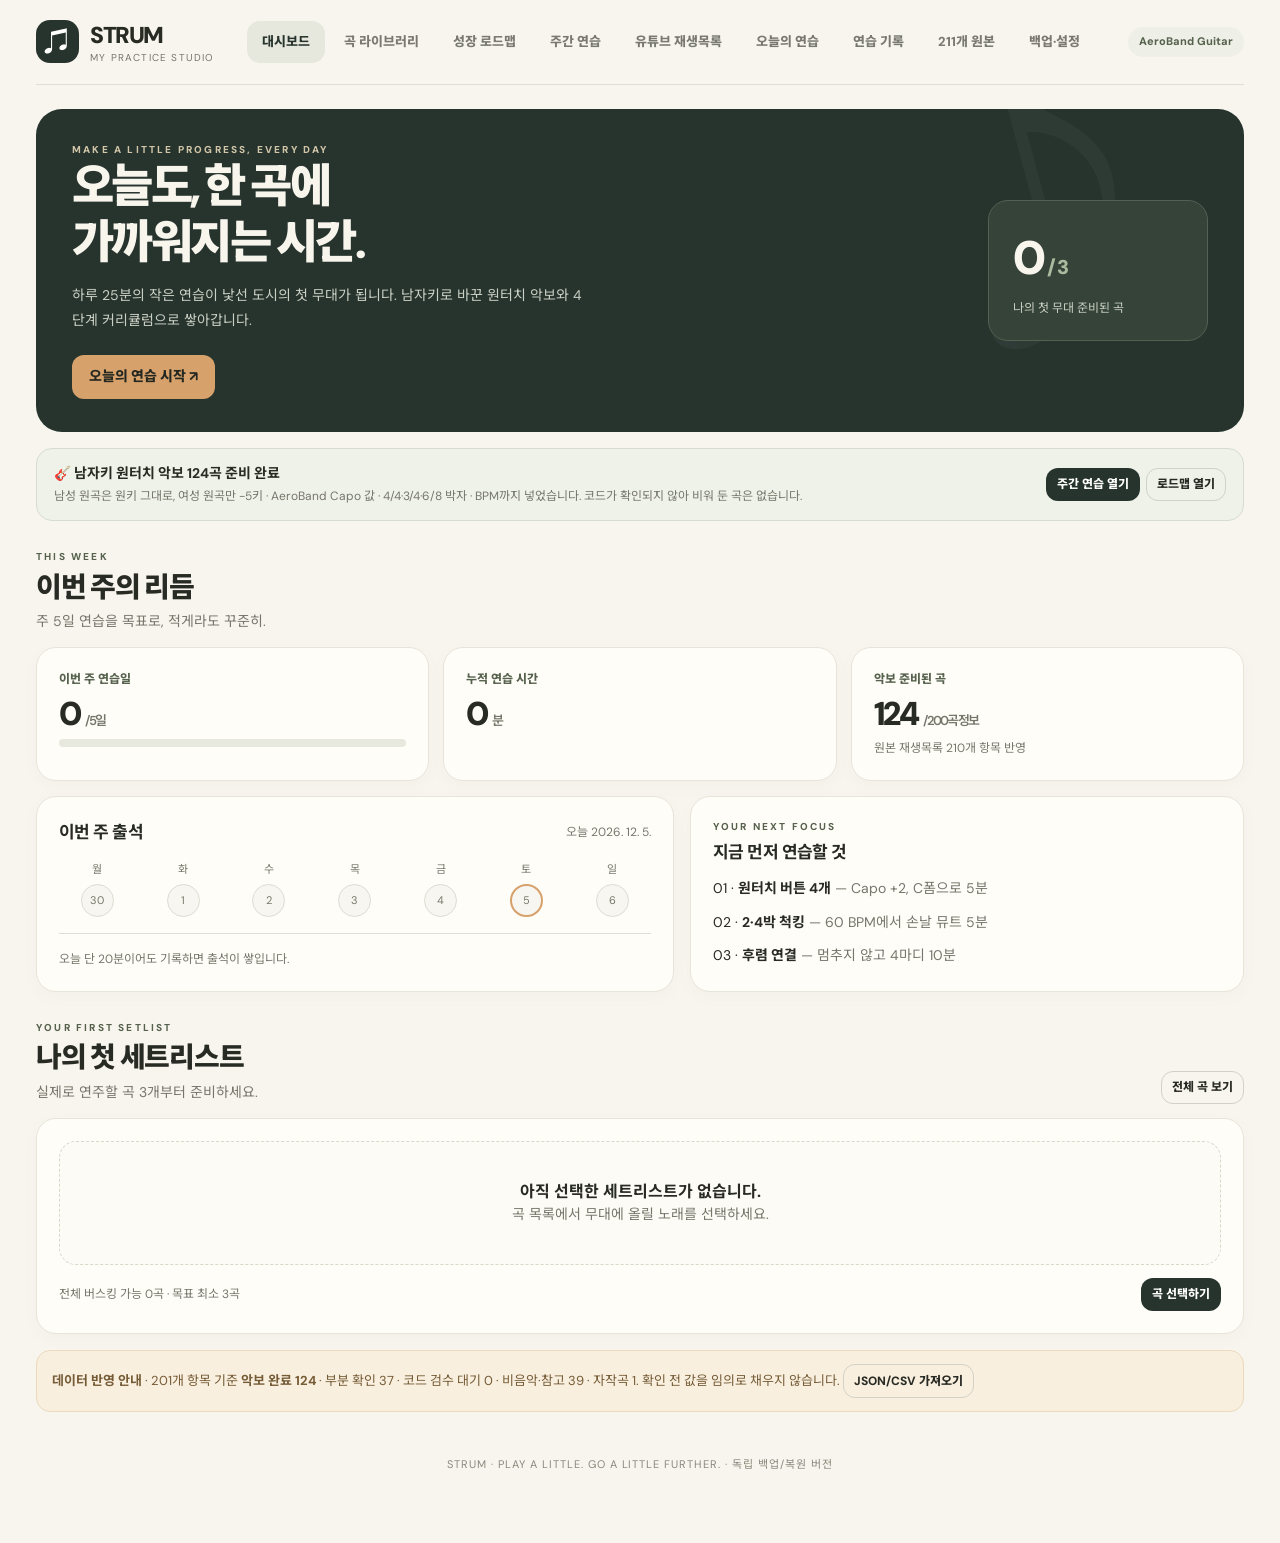
<file: index.html>
<!doctype html>
<html lang="ko">
<head>
  <meta charset="UTF-8" />
  <meta name="viewport" content="width=device-width,initial-scale=1,viewport-fit=cover" />
  <meta name="theme-color" content="#f8f5ee" />
  <meta name="description" content="STRUM — AeroBand 기타 입문부터 첫 해외 버스킹까지, 곡과 연습을 한곳에서 관리하세요." />
  <title>STRUM · 나의 버스킹 여정</title>
  <link rel="manifest" href="manifest.webmanifest" />
  <link rel="icon" type="image/svg+xml" href="icon.svg" />
  <link rel="icon" type="image/png" sizes="192x192" href="icon-192.png" />
  <link rel="apple-touch-icon" sizes="180x180" href="icon-180.png" />
  <meta name="mobile-web-app-capable" content="yes" />
  <meta name="apple-mobile-web-app-capable" content="yes" />
  <meta name="apple-mobile-web-app-status-bar-style" content="default" />
  <meta name="apple-mobile-web-app-title" content="STRUM" />
  <link rel="stylesheet" href="src/styles.css?v=32" />
</head>
<body>
 <div id="app"></div>
 <script defer src="src/seed.js?v=32"></script>
 <script defer src="src/app.js?v=32"></script>
</body>
</html>
</file>
<file: src/styles.css>
@import url('https://fonts.googleapis.com/css2?family=DM+Sans:wght@400;500;600;700;800&family=Noto+Sans+KR:wght@400;500;600;700;800;900&display=swap');
:root{--bg:#f8f5ee;--paper:#fffdf8;--ink:#282a24;--muted:#77766b;--olive:#56624d;--dark:#27342e;--line:#e2ded4;--accent:#d7a16b;--accent-soft:#f2e2ca;--danger:#aa5647;--ok:#417356;--shadow:0 16px 50px rgba(46,50,39,.07)}
*{box-sizing:border-box}html{scroll-behavior:smooth}body{margin:0;background:var(--bg);color:var(--ink);font-family:'DM Sans','Noto Sans KR',sans-serif;line-height:1.55;font-size:14px}button,input,select,textarea{font:inherit}button{cursor:pointer}button:disabled{opacity:.45;cursor:not-allowed}button:focus-visible,a:focus-visible,input:focus-visible,textarea:focus-visible,select:focus-visible{outline:3px solid #a38d4c;outline-offset:3px}a{color:inherit}h1,h2,h3,p{margin:0}h1{line-height:1.22;letter-spacing:-.055em;font-size:clamp(28px,4vw,46px);font-weight:900}h2{line-height:1.3;font-size:clamp(20px,2.4vw,28px);letter-spacing:-.045em;font-weight:850}h3{font-size:17px;letter-spacing:-.03em}small,.tiny{font-size:12px;color:var(--muted)}.muted{color:var(--muted)}.eyebrow{font-size:10px;letter-spacing:.22em;text-transform:uppercase;font-weight:800;color:var(--olive)}.shell{max-width:1260px;margin:auto;padding:0 26px 70px}.topbar{display:flex;align-items:center;gap:22px;border-bottom:1px solid var(--line);min-height:85px}.brand{display:flex;align-items:center;gap:11px;flex-shrink:0;text-decoration:none}.brand-icon{background:var(--dark);color:#fff;width:43px;height:43px;display:grid;place-items:center;border-radius:14px;font-size:27px}.brand-name{font-size:23px;letter-spacing:-.06em;font-weight:900}.brand-sub{color:var(--muted);display:block;font-size:10px;margin-top:-4px;letter-spacing:.12em}.nav{display:flex;gap:4px;flex:1;justify-content:center}.nav button{background:transparent;border:0;color:#79796f;padding:11px 15px;border-radius:13px;font-size:13px;font-weight:800}.nav button.active{background:#e7e8dd;color:var(--dark)}.top-right{display:flex;align-items:center;gap:10px}.pill{display:inline-flex;gap:5px;align-items:center;padding:6px 11px;border-radius:100px;background:#eef0e7;color:var(--olive);font-size:11px;font-weight:800}.btn{border:1px solid transparent;padding:10px 16px;border-radius:12px;background:#eeeae0;font-weight:800;color:var(--ink);display:inline-flex;gap:8px;align-items:center;justify-content:center;text-decoration:none;min-height:40px}.btn.primary{color:#fff;background:var(--dark)}.btn.accent{background:var(--accent);color:#242820}.btn.outline{background:transparent;border-color:#d1d1c7}.btn.ghost{background:transparent}.btn.danger{color:var(--danger);background:#faebe8}.btn.small{padding:6px 10px;font-size:12px;min-height:32px}.btn:active{transform:translateY(1px)}.hero{margin-top:24px;border-radius:26px;padding:33px 36px;background:var(--dark);color:#f8f5ed;position:relative;overflow:hidden;min-height:240px;display:flex;align-items:center;justify-content:space-between;gap:24px}.hero:after{content:'♪';position:absolute;font-size:310px;color:#fff;opacity:.035;right:50px;top:-140px;transform:rotate(-15deg);pointer-events:none}.hero .eyebrow{color:#d2c6a8}.hero p{color:#cbd0c4;line-height:1.8;max-width:520px;margin-top:13px}.hero .btn{margin-top:22px}.hero-badge{z-index:1;background:#354339;border:1px solid #536152;padding:21px 24px;border-radius:20px;min-width:220px}.hero-num{font-size:47px;font-weight:900;letter-spacing:-.04em}.hero-num span{font-size:20px;color:#a9bb9e}.hero-badge p{margin:3px 0 0;font-size:12px}.section-heading{display:flex;justify-content:space-between;align-items:end;gap:12px;margin:28px 0 14px}.section-heading p{color:var(--muted);margin-top:5px}.section-heading>.btn{white-space:nowrap}.section-heading .eyebrow{margin-bottom:5px}.dashboard-grid{display:grid;grid-template-columns:1.15fr 1fr;gap:16px}.card{border:1px solid #e8e4d9;background:var(--paper);border-radius:20px;padding:22px;box-shadow:0 5px 20px rgba(45,50,38,.025)}.cards3{display:grid;grid-template-columns:repeat(3,1fr);gap:14px}.metric{font-size:33px;font-weight:900;letter-spacing:-.06em}.metric span{font-size:13px;color:var(--muted);font-weight:600}.metric-label{font-size:12px;font-weight:800;color:var(--olive)}.progress{height:8px;border-radius:20px;background:#e7e9df;overflow:hidden}.progress i{height:100%;background:#77866a;display:block;transition:width .2s}.weekdays{display:grid;grid-template-columns:repeat(7,1fr);gap:9px;margin-top:16px}.day{display:grid;place-items:center;gap:6px;color:var(--muted);font-size:11px}.day-dot{border:1px solid #dddcd1;background:#f8f6f0;width:33px;height:33px;border-radius:50%;display:grid;place-items:center;font-size:11px}.day.done .day-dot{background:var(--olive);color:#fff;border-color:var(--olive)}.day.today .day-dot{border:2px solid var(--accent)}.hint{background:#f6f2e7;border-left:3px solid #d9b788;padding:13px 15px;border-radius:3px 12px 12px 3px;color:#646253;font-size:12px;line-height:1.75}.alert{background:#f9efdf;border:1px solid #ebdabb;color:#755c36;padding:13px 15px;border-radius:14px;font-size:13px;line-height:1.7;overflow-wrap:anywhere}.alert.strip{margin:12px 0 0;font-size:12px}.two-col{display:grid;grid-template-columns:1fr 1fr;gap:14px}.stack{display:flex;flex-direction:column;gap:12px}.row{display:flex;align-items:center;gap:10px}.between{justify-content:space-between}.grow{flex:1}.right{text-align:right}.field{display:flex;flex-direction:column;gap:6px;min-width:0}.field label{font-size:12px;font-weight:800;color:#696a5e}.input,.field input,.field select,.field textarea,select.input{width:100%;min-height:42px;border:1px solid #ddd9cd;border-radius:12px;padding:10px 11px;background:#fffefa;color:var(--ink);outline:none}.field textarea{min-height:81px;resize:vertical}.field input:focus,.field textarea:focus,.input:focus{border-color:#8c9f7c}.field-grid{display:grid;grid-template-columns:repeat(2,minmax(0,1fr));gap:12px}.toolbar{display:flex;align-items:center;gap:9px;flex-wrap:wrap}.search{min-width:180px;flex:1}.search-wrap{position:relative;flex:1;min-width:180px}.search-wrap .input{padding-left:35px}.search-mark{position:absolute;left:13px;top:11px;color:#9d9e92}.select{border:1px solid #ddd9cd;background:#fffefa;border-radius:12px;min-height:42px;padding:0 11px;max-width:210px;min-width:112px}.song-list{display:grid;gap:8px}.song-row{display:grid;grid-template-columns:30px minmax(0,1fr) auto auto;gap:12px;align-items:center;border:1px solid #e7e4da;border-radius:14px;background:#fff;padding:14px 15px}.song-num{color:#9c9c8d;font-weight:800;font-size:12px;text-align:center}.song-name{font-size:14px;font-weight:850;letter-spacing:-.02em;white-space:normal;overflow-wrap:anywhere}.song-artist{color:var(--muted);font-size:12px;margin-top:2px}.song-actions{display:flex;gap:6px}.status{display:inline-flex;border-radius:30px;padding:5px 8px;font-size:11px;font-weight:750;white-space:nowrap;background:#eeeee9;color:#62675d}.status[data-level="연습 중"]{background:#f8edda;color:#946e2e}.status[data-level="거의 가능"]{background:#e4edf2;color:#39718d}.status[data-level="버스킹 가능"]{background:#dfefe3;color:#39764f}.status[data-level="미확인"]{background:#f2f0e8;color:#898678}.status[data-level="제외"]{background:#f2e5e0;color:#9b5347}.song-row button{white-space:nowrap}.divider{height:1px;background:var(--line);margin:16px 0}.tag{display:inline-flex;padding:3px 8px;border:1px solid #e2e1d6;border-radius:7px;color:#727568;font-size:11px;gap:4px}.taglist{display:flex;flex-wrap:wrap;gap:5px;margin-top:6px}.empty{text-align:center;padding:38px 20px;color:var(--muted);background:#fdfbf5;border:1px dashed #dbd7c9;border-radius:17px}.empty strong{display:block;color:var(--ink);font-size:16px}.routine-steps{display:grid;gap:9px;margin:16px 0}.task{display:flex;align-items:center;gap:13px;background:#fcfaf3;border:1px solid #e7e4d8;border-radius:13px;padding:12px}.task input{appearance:none;flex-shrink:0;width:23px;height:23px;border:2px solid #adb5a3;border-radius:7px;cursor:pointer}.task input:checked{background:var(--olive);border-color:var(--olive)}.task input:checked:after{content:'✓';font-weight:900;color:#fff;display:block;text-align:center;line-height:18px}.task .minute{color:#8b8b7a;font-size:11px;white-space:nowrap}.timer{font-size:50px;letter-spacing:-.06em;font-weight:800;font-variant-numeric:tabular-nums;text-align:center;margin:8px 0 17px}.meter{text-align:center}.small-desc{font-size:12px;color:var(--muted)}.segmented{display:flex;gap:4px;padding:4px;background:#ecebe1;border-radius:12px}.segmented button{background:transparent;border:0;padding:8px 12px;border-radius:9px;color:#6d7066;font-weight:750;font-size:12px}.segmented button.selected{background:#fff;color:var(--ink);box-shadow:0 2px 5px rgba(0,0,0,.06)}.table-scroll{overflow-x:auto}.source-table{width:100%;border-collapse:collapse;font-size:12px;min-width:620px}.source-table th{padding:11px 12px;text-align:left;color:#777a6d;border-bottom:1px solid #e8e5dc;white-space:nowrap}.source-table td{padding:10px 12px;border-bottom:1px solid #eeeae1}.source-table td.title-cell{font-weight:750}.source-table .btn{white-space:nowrap}.source-table input,.source-table select{font-size:12px;padding:7px;min-height:32px}.source-table th:first-child,.source-table td:first-child{width:50px}.notice{color:#966448;font-weight:650}.modal-layer{position:fixed;inset:0;z-index:100;background:rgba(26,32,26,.57);display:flex;justify-content:center;align-items:center;padding:18px}.modal{max-width:720px;width:100%;max-height:91vh;overflow:auto;background:var(--paper);border-radius:23px;padding:24px;box-shadow:var(--shadow)}.modal.wide{max-width:840px}.modal-head{display:flex;justify-content:space-between;gap:10px;align-items:start;margin-bottom:19px}.icon-btn{border:0;background:#edece3;border-radius:11px;width:34px;height:34px;display:grid;place-items:center;flex-shrink:0;font-weight:800}.player{aspect-ratio:16/9;border-radius:14px;overflow:hidden;background:#101310}.player iframe{width:100%;height:100%;border:0}.audio-player{width:100%;margin:14px 0}.footer{text-align:center;color:#8b897d;margin-top:44px;font-size:11px;letter-spacing:.09em}.pre{white-space:pre-wrap;overflow-wrap:anywhere;font-family:inherit}.backup-list{display:flex;gap:10px;flex-wrap:wrap}.codeboard{display:grid;grid-template-columns:repeat(4,1fr);gap:7px}.codechip{background:#f4f1e9;border:1px solid #e5e0d3;text-align:center;border-radius:11px;padding:12px 5px}.codechip b{display:block;color:var(--dark);font-size:19px}.codechip span{font-size:10px;color:var(--muted)}.src-ref{color:#818475;font-size:11px}.setrow{display:flex;justify-content:space-between;align-items:center;gap:12px;border-bottom:1px solid var(--line);padding:12px 0}.setrow:last-child{border:0}.toast{position:fixed;bottom:26px;right:22px;background:var(--dark);color:white;padding:13px 17px;border-radius:12px;z-index:200;box-shadow:var(--shadow);max-width:min(360px,90vw);pointer-events:none}.footer-link{color:var(--olive);font-weight:800}.hide{display:none!important}
/* ── 오늘의 연습: 한눈에 보는 3가지 + 단계별 버튼 (2026-11-26) ───────────── */
.today-hero{background:linear-gradient(180deg,#fffdf6,#f8f5eb);border-color:#e3ddca;padding:20px}
.today-bar{display:flex;align-items:center;justify-content:space-between;gap:12px;flex-wrap:wrap}
.day-strip{display:flex;gap:6px;flex-wrap:wrap}
.day-chip{border:1px solid #ddd9cd;background:#fffefa;border-radius:11px;padding:7px 11px;font-size:12px;font-weight:850;color:#6d7066;min-height:34px}
.day-chip.done{border-color:#a9bb9e;color:#5c7a55;background:#f2f6ee}
.day-chip.on{background:var(--dark);border-color:var(--dark);color:#fff}
.today-count{font-size:12px;color:#6f7266;font-weight:750}
.today-count b{font-size:16px;color:var(--dark)}
.today-head{margin-top:14px}
.today-head h2{font-size:clamp(23px,3.2vw,32px);letter-spacing:-.05em}
.today-why{color:#5d6156;font-size:13px;line-height:1.7;margin-top:6px;max-width:760px}
.three-head{display:flex;align-items:baseline;justify-content:space-between;gap:10px;flex-wrap:wrap;margin:20px 0 0;padding-top:16px;border-top:1px solid #e6e0cd}
.three-head h3{font-size:18px;letter-spacing:-.04em}
.today-three{display:grid;grid-template-columns:repeat(3,minmax(0,1fr));gap:12px;margin-top:12px}
.today-step{background:#fff;border:1px solid #e6e1d2;border-radius:16px;padding:15px;display:flex;flex-direction:column;gap:8px;min-width:0;box-shadow:0 4px 14px rgba(45,50,38,.03)}
.step-top{display:flex;align-items:center;justify-content:space-between;gap:8px}
.step-no{width:30px;height:30px;border-radius:50%;background:var(--dark);color:#fff;display:grid;place-items:center;font-weight:900;font-size:15px;flex-shrink:0}
.step-share{font-size:11px;font-weight:850;color:var(--olive);background:#eef0e7;border-radius:999px;padding:4px 9px;white-space:nowrap}
.step-eyebrow{font-size:11px;font-weight:850;color:var(--olive);letter-spacing:.02em}
.today-step h3{font-size:19px;letter-spacing:-.045em;overflow-wrap:anywhere;line-height:1.3}
.step-one{font-size:12px;color:#666a5d;line-height:1.65}
.meta-chips{display:flex;flex-wrap:wrap;gap:5px}
.meta-chip{font-size:11px;font-weight:800;background:#f4f1e7;border:1px solid #e7e2d3;border-radius:8px;padding:3px 7px;color:#5f6156;white-space:nowrap}
.step-focus{font-size:12px;font-weight:800;color:#3d4a3f;background:#f6f2e7;border-left:3px solid #d9b788;padding:7px 9px;border-radius:3px 8px 8px 3px}
.step-btns{display:flex;flex-wrap:wrap;gap:6px;margin-top:auto;padding-top:8px}
.chord-row{display:flex;gap:7px;flex-wrap:wrap}
.chord-mini{text-align:center;background:#fbf9f2;border:1px solid #e8e3d5;border-radius:12px;padding:7px 6px;min-width:70px}
.chord-mini b{display:block;font-size:15px;letter-spacing:-.03em;margin-bottom:3px}
.chord-mini .tiny{font-size:10px;letter-spacing:.02em}
.chord-mini .fret-diagram{margin:0 auto}
.task-check{display:flex;align-items:center;flex-shrink:0}
.task-body{flex:1;min-width:130px}
.task-body b{font-size:14px;letter-spacing:-.02em}
.task-act{flex-shrink:0;margin-left:auto;white-space:nowrap}
.hint-fold{margin-top:12px;border-top:1px dashed #e4dfd0;padding-top:10px}
.hint-fold summary{cursor:pointer;font-size:12px;font-weight:800;color:#6f7266}
.hint-fold p{margin-top:7px}
.chord-mini.is-simple{border-color:#c9b98a;background:#fdf8ea}
.chord-tag{display:inline-block;margin-left:4px;font-size:9px;font-weight:900;color:#8a6d2f;background:#f3e6c4;border-radius:5px;padding:1px 4px;vertical-align:middle}
.step-barre{font-size:11px;font-weight:750;color:#7a6338;background:#f9efdf;border:1px solid #ebdabb;border-radius:9px;padding:7px 9px;line-height:1.6}
@media (max-width:1040px){.topbar{flex-wrap:wrap;padding-top:14px;padding-bottom:12px;gap:10px}.nav{order:3;width:100%;flex:0 0 100%;overflow-x:auto;justify-content:flex-start}.nav button{white-space:nowrap}.nav button[data-nav="practice"]{order:-1;background:#eef0e7;color:var(--dark)}.nav button[data-nav="practice"].active{background:var(--dark);color:#fff}.top-right{margin-left:auto}.dashboard-grid{grid-template-columns:1fr}.hero-badge{min-width:160px}.today-three{grid-template-columns:1fr 1fr}}
@media (max-width:720px){.shell{padding:0 13px 45px}.topbar{min-height:80px}.nav{gap:0}.nav button{padding:9px 12px;font-size:12px}.hero{padding:24px 20px;display:block;min-height:auto;border-radius:21px}.hero h1{font-size:32px}.hero-badge{margin-top:19px;min-width:0;display:flex;align-items:center;gap:12px;padding:12px 16px}.hero-num{font-size:29px}.hero-badge p{margin:0}.cards3{gap:8px}.cards3 .card{padding:14px 12px}.metric{font-size:25px}.card{padding:17px;border-radius:16px}.two-col,.field-grid{grid-template-columns:1fr}.song-row{grid-template-columns:23px minmax(0,1fr) auto;gap:8px;padding:10px}.song-row .status{display:none}.song-actions .btn{padding:7px 9px;font-size:11px;min-height:34px}.song-actions{flex-direction:column}.song-actions .small{min-width:52px}.section-heading{margin-top:25px}.modal{padding:19px 14px}.toolbar .select{max-width:none;flex:1}.tag{font-size:10px}.timer{font-size:41px}.codeboard{grid-template-columns:repeat(2,1fr)}.today-hero{padding:15px}.today-three{grid-template-columns:1fr}.task{display:grid;grid-template-columns:24px minmax(0,1fr) auto;align-items:center;gap:6px 10px}.task-body{min-width:0}.task-act{grid-column:2/4;justify-self:start;margin-left:0}.chord-mini{min-width:64px;flex:1 1 30%}.three-head h3{font-size:16px}}
@media (prefers-reduced-motion:reduce){*{scroll-behavior:auto!important;transition:none!important}}

/* Pickl handoff v2: YouTube playlist viewer */
.playlist-callout{margin:16px 0 0;padding:14px 17px;border:1px solid #d6ddcf;border-radius:16px;background:#eff2e9;display:flex;align-items:center;justify-content:space-between;flex-wrap:wrap;gap:12px}.playlist-callout p{margin-top:3px}.playlist-player{max-width:100%;margin:auto}.playlist-player iframe{min-height:220px}
@media(max-width:720px){.playlist-callout{align-items:flex-start}.playlist-callout .btn{width:100%}}

/* ── Pickl handoff v3: 원터치 컬러 악보 · SimplifyChord · 로드맵 ── */
.stage-chip{display:inline-flex;padding:2px 7px;border-radius:6px;font-size:9px;font-weight:900;letter-spacing:.08em;color:#fff;background:#6b7a63;vertical-align:middle}
.stage-chip.s1{background:#417356}.stage-chip.s2{background:#39718d}.stage-chip.s3{background:#946e2e}.stage-chip.s4{background:#9b5347}
.tag.chart-tag{background:#eef2ea;border-color:#d3ddca;color:#4c5a45;font-weight:700}
.ot-grid{display:grid;grid-template-columns:repeat(7,1fr);gap:6px}
.ot-btn{min-height:42px;border-radius:9px;background:var(--c);color:#fff;font-weight:900;display:grid;place-items:center;font-size:13px;letter-spacing:-.02em;padding:0 2px;text-shadow:0 1px 1px rgba(0,0,0,.28)}
.ts-pick{justify-content:center}
.beat-dots{display:flex;gap:7px;justify-content:center;margin-top:12px;min-height:14px}
.beat-dots i{width:12px;height:12px;border-radius:50%;background:#e2e0d4;transition:transform .06s}
.beat-dots i.accent{border:2px solid #a9976a}
.beat-dots i.now{background:#54634a;transform:scale(1.25)}
.focus-strip{display:flex;align-items:center;justify-content:space-between;gap:10px;margin-top:12px;padding:10px 12px;border-radius:12px;background:#eff2e9;border:1px solid #d9e0d1}

/* 곡 상세 모달 */
.chart-modal{max-width:1000px}
.chart-head{display:flex;justify-content:space-between;align-items:flex-end;gap:12px;flex-wrap:wrap;border:1px solid #e4e0d4;background:#fbf8f0;border-radius:16px;padding:12px 14px}
.keyflow{display:grid;grid-template-columns:repeat(5,minmax(64px,1fr));gap:8px;flex:1;min-width:0}
.keyflow>div{display:flex;flex-direction:column;line-height:1.25;min-width:0;padding-right:8px;border-right:1px solid #ece7d9}
.keyflow>div:last-child{border-right:0}
.keyflow span{font-size:9px;color:#8b8b7a;font-weight:800;letter-spacing:.02em;white-space:nowrap;overflow:hidden;text-overflow:ellipsis}
.keyflow b{font-size:18px;letter-spacing:-.03em}
.keyflow b.hl{color:#8a4f2b}
.capo-callout{display:flex;align-items:center;justify-content:space-between;gap:10px;flex-wrap:wrap;margin:12px 0 10px;padding:11px 14px;border-radius:13px;background:#27342e;color:#f2f0e6;font-size:13px}
.capo-callout .hl{color:#f0c58d;font-size:16px}
.capo-callout span{font-size:11px;color:#c9d0c2}
.legend{display:flex;gap:5px;flex-wrap:wrap;margin-bottom:12px}
.lg{display:inline-flex;align-items:center;gap:5px;font-size:10px;font-weight:800;color:#8b8b7a;border:1px solid #e6e3d8;border-radius:20px;padding:3px 8px;opacity:.5}
.lg.on{opacity:1;color:#3b3d35;border-color:#d8d5c7}
.lg i{width:9px;height:9px;border-radius:50%;background:var(--c);display:inline-block}
.chart-sec{margin-bottom:12px}
.sec-head{margin:6px 0 6px}
.sec-head h4{margin:0;font-size:13px;letter-spacing:-.02em}
.bar-row{display:flex;gap:7px;flex-wrap:wrap}
.bar{position:relative;min-width:74px;border:1px solid #e3e0d4;border-radius:11px;background:#fffdf7;padding:6px 6px 4px;display:flex;flex-direction:column;gap:4px}
.bar-beats{display:flex;gap:3px;justify-content:center}
.bar-beats i{width:5px;height:5px;border-radius:50%;background:#e6e2d6}
.bar-beats i.on{background:#b9b39d}
.bar-cells{display:flex;gap:3px}
.bar-num{text-align:center;font-size:9px;color:#b3b0a2;font-weight:700}
.cc{flex:1;min-width:52px;border-radius:8px;background:var(--c);color:#fff;text-align:center;padding:5px 3px;display:flex;flex-direction:column;gap:0;line-height:1.15}
.cc-btn{font-size:15px;font-weight:900;letter-spacing:-.03em}
.cc-sound{font-size:9px;opacity:.85;font-weight:700}
.cc-orig{font-size:8px;opacity:.7}
.cc.is-slot{background:#7e7d6f;border:1px dashed #fff6}
.cc-shape{font-size:8px;opacity:.9;font-weight:700;line-height:1.1}
.cc-fret{font-size:8px;opacity:.8;letter-spacing:.04em;font-variant-numeric:tabular-nums}
/* 코드 운지표(다이어그램) */
.chord-dex{margin:0 0 14px;border:1px solid #e4e0d2;border-radius:14px;background:#fbf9f2;padding:12px 13px}
.chord-dex.empty{background:#f4f7ef;border-color:#dbe3d2;display:flex;flex-direction:column;gap:3px;font-size:12px;color:#5d6a54}
.chord-dex.empty b{font-size:13px;color:#3d4a36}
.dex-head{display:flex;flex-direction:column;gap:2px;margin-bottom:10px}
.dex-head b{font-size:13px;letter-spacing:-.02em}
.dex-head span{font-size:10px;color:#8b8b7a;line-height:1.4}
.dex-grid{display:grid;grid-template-columns:repeat(auto-fill,minmax(150px,190px));gap:10px;justify-content:start}
.dex-grid.wide{grid-template-columns:repeat(auto-fill,minmax(160px,210px))}
.dex-card{display:flex;flex-direction:column;align-items:center;gap:4px;border:1px solid #e6e2d4;border-radius:12px;background:#fff;padding:10px 8px;text-align:center}
.dex-top{display:flex;flex-direction:column;gap:1px}
.dex-top b{font-size:18px;letter-spacing:-.03em;line-height:1.1}
.dex-top span{font-size:10px;color:#8a8778;font-weight:700}
.fret-diagram{display:block;overflow:visible}
.fd-string{stroke:#cfc9b6;stroke-width:1}
.fd-fret{stroke:#d8d2bf;stroke-width:1}
.fd-nut{stroke:#4a4a3e;stroke-width:3.2}
.fd-base{font-size:9px;fill:#8a8778;font-weight:800}
.fd-mark{font-size:11px;fill:#8a8778;font-weight:800}
.fd-open{fill:none;stroke:#5d6152;stroke-width:1.6}
.fd-dot{fill:#2f3a31}
.fd-barre{fill:#2f3a31}
.fd-finger{font-size:9px;fill:#fff;font-weight:900}
.fd-finger.in{dominant-baseline:middle}
.dex-code{font-size:12px;font-weight:900;letter-spacing:.06em;font-variant-numeric:tabular-nums;color:#3c463b}
.dex-fing{font-size:10px;color:#6f7164;line-height:1.45}
.dex-tip{font-size:10px;color:#7c5a34;background:#fdf6e8;border:1px solid #efe2c8;border-radius:8px;padding:5px 7px;line-height:1.45;text-align:left}
.dex-why{font-size:9.5px;color:#8b8b7a;line-height:1.45}
.dex-where{font-size:9.5px;color:#5d6a54;background:#f2f5ec;border-radius:7px;padding:3px 6px}
.stroke-strip{margin-top:10px;padding:10px 13px;border-radius:12px;background:#f3efe2;font-size:13px;display:flex;gap:9px;align-items:center}
.stroke-strip b{font-size:11px;color:#7d7a68;letter-spacing:.1em}
.subtabs{display:flex;gap:5px;margin:14px 0 12px;background:#eceade;padding:4px;border-radius:12px;overflow-x:auto}
.subtabs button{border:0;background:transparent;padding:8px 11px;border-radius:9px;font-size:12px;font-weight:800;color:#6d7066;white-space:nowrap}
.subtabs button.active{background:#fff;color:#27342e;box-shadow:0 2px 5px rgba(0,0,0,.06)}
.slot-board{display:grid;grid-template-columns:repeat(5,1fr);gap:8px}
.slot{border:1px solid #e2ded2;border-radius:12px;background:#fbf9f3;padding:9px 6px;text-align:center;display:flex;flex-direction:column;gap:3px;min-height:118px}
.slot.filled{background:#fff;border-color:#c9d3bf;box-shadow:0 2px 8px rgba(60,70,50,.06)}
.slot .fret{height:52px;border-radius:6px;background:repeating-linear-gradient(to bottom,#cfc9b8 0 1px,transparent 1px 10.4px),repeating-linear-gradient(to right,#cfc9b8 0 1px,transparent 1px 16.6%);border-left:3px solid #b7b09c;margin-bottom:3px;opacity:.5}
.slot.filled .fret{opacity:.9}
.slot .slot-no{font-size:9px;color:#9a9a8c;font-weight:900}
.slot b{font-size:16px;letter-spacing:-.03em}
.slot span{font-size:9px;color:#8b8b7a;line-height:1.3}
.slot-guide{margin-top:13px;background:#f7f4ea;border:1px solid #e8e2d2;border-radius:13px;padding:13px 15px}
.slot-guide h4{margin:0 0 6px;font-size:12px;letter-spacing:.08em;color:#6b6a58;text-transform:uppercase}
.slot-guide ol{margin:0 0 10px;padding-left:18px;font-size:13px;line-height:1.8}
.stroke-big{display:flex;gap:8px;flex-wrap:wrap;margin:10px 0}
.stroke-big span{background:#27342e;color:#f4f1e6;border-radius:9px;padding:8px 12px;font-size:16px;font-weight:900;letter-spacing:.06em}
.perc-steps{display:grid;gap:8px;margin-top:10px}
.perc-steps>div{display:flex;gap:11px;align-items:flex-start;background:#faf8f1;border:1px solid #e8e4d8;border-radius:11px;padding:10px 12px}
.perc-steps b{white-space:nowrap;font-size:12px;color:#7c4a2c}
.perc-steps span{font-size:12px;color:#5e5f52}
.kv{display:grid;grid-template-columns:repeat(auto-fit,minmax(150px,1fr));gap:10px;margin-top:10px}
.kv>div{border:1px solid #e8e4d8;border-radius:10px;padding:9px 11px;display:flex;flex-direction:column}
.kv span{font-size:10px;color:#8b8b7a;font-weight:700}
.kv b{font-size:17px;letter-spacing:-.03em}
.kv small{font-size:9px;color:#a3a294}
ul.ev{margin:8px 0 0;padding-left:16px;font-size:12px;line-height:1.7}
ul.ev a{color:#4f6b4a;font-weight:700;text-decoration:underline}
ul.ev span{display:block;color:#8b8b7a;font-size:11px}

/* 로드맵 */
.stage-card{border-left:4px solid var(--stage);margin-bottom:12px}
.stage-head{align-items:flex-start}
.stage-count{font-size:12px;font-weight:900;color:var(--stage);background:#f4f1e7;border-radius:20px;padding:4px 10px;white-space:nowrap}
.stage-teach{display:grid;gap:6px;margin:12px 0;font-size:12px;color:#5f6154}
.stage-teach b{color:#9a9a8c;margin-right:7px;font-size:10px;letter-spacing:.1em}
.stage-songs{display:flex;gap:7px;flex-wrap:wrap}
.song-chip{display:flex;flex-direction:column;align-items:flex-start;gap:1px;border:1px solid #e3dfd2;background:#fffdf7;border-radius:11px;padding:8px 11px;text-align:left;max-width:230px}
.song-chip b{font-size:13px;letter-spacing:-.02em;white-space:nowrap;overflow:hidden;text-overflow:ellipsis;max-width:100%}
.song-chip span{font-size:10px;color:#8b8b7a;white-space:nowrap;overflow:hidden;text-overflow:ellipsis;max-width:100%}
.song-chip em{font-size:9px;color:#6e7c66;font-style:normal;font-weight:700}
.song-chip:hover{border-color:#c6d1ba;background:#f7f9f2}
.curriculum{display:grid;gap:2px}
.cur-row{display:flex;align-items:center;gap:10px;padding:8px 4px;border-bottom:1px solid #f0ece1;flex-wrap:wrap}
.cur-row:last-child{border-bottom:0}
.cur-num{width:22px;height:22px;border-radius:50%;background:#eef0e7;color:#5f6c55;font-size:10px;font-weight:900;display:grid;place-items:center}
@media(max-width:720px){
  .chart-modal{max-width:none;padding:14px 11px}
  .keyflow{grid-template-columns:repeat(3,minmax(0,1fr));gap:6px}
  .keyflow>div:nth-child(3){border-right:0}
  .keyflow b{font-size:16px}
  .chart-head{align-items:stretch;flex-direction:column}
  .bar{min-width:64px;padding:5px}
  .cc{min-width:46px}
  .cc-btn{font-size:13px}
  .slot-board{grid-template-columns:repeat(3,1fr)}
  .ot-grid{gap:4px}
  .ot-btn{min-height:36px;font-size:11px;border-radius:7px}
  .slot{min-height:104px}
  .dex-grid,.dex-grid.wide{grid-template-columns:repeat(2,minmax(0,1fr));gap:8px;justify-content:stretch}
  .dex-grid>.dex-card{max-width:none}
  .dex-card{padding:8px 6px}
  .dex-top b{font-size:16px}
  .chord-dex{padding:10px 9px}
  .song-chip{max-width:100%;flex:1 1 46%}
  .capo-callout{font-size:12px}
  .capo-callout .hl{font-size:15px}
}

/* ── 2026-11-22 v13: 하단 도킹 미니 플레이어 · MR 버튼 ───────────────── */
.btn.mr-on{background:#e2ecf8;color:#1d4f8a;border-color:#c2d5ec}
.btn.mr-off{opacity:.62;border-style:dashed;color:var(--muted)}
.song-actions{flex-wrap:wrap;justify-content:flex-end}
.mini-player{position:fixed;left:0;right:0;bottom:0;z-index:130;display:flex;align-items:center;gap:12px;padding:9px 14px calc(9px + env(safe-area-inset-bottom));background:rgba(39,52,46,.97);color:#f4f1e6;box-shadow:0 -10px 30px rgba(20,25,20,.22);border-top:1px solid #3c4a40}
.mini-info{display:flex;align-items:center;gap:9px;min-width:0;flex:1}
.mini-badge{background:var(--accent);color:#242820;font-size:10px;font-weight:900;padding:3px 7px;border-radius:7px;letter-spacing:.06em;flex-shrink:0}
.mini-text{min-width:0}
.mini-text b{display:block;font-size:13px;white-space:nowrap;overflow:hidden;text-overflow:ellipsis;letter-spacing:-.02em}
.mini-text span{display:block;font-size:11px;color:#c3cabb;white-space:nowrap;overflow:hidden;text-overflow:ellipsis}
.mini-frame{width:min(38vw,260px);aspect-ratio:16/9;flex-shrink:0;border-radius:10px;overflow:hidden;background:#000;border:1px solid #4a584c}
.mini-frame iframe{width:100%;height:100%;border:0;display:block}
.mini-audio{width:min(42vw,300px);height:38px}
.mini-key{display:flex;align-items:center;gap:4px;flex-shrink:0;padding:2px 6px;border:1px solid #55645a;border-radius:10px;background:rgba(255,255,255,.04)}
.mini-key-label{min-width:36px;text-align:center;font-size:12px;font-weight:900;color:#f0c58d;letter-spacing:-.02em}
.mini-key .mini-btn{min-height:26px;padding:2px 7px;font-size:13px;font-weight:900}
.mini-key-hint{font-size:9px;color:#a9b3a5;white-space:nowrap}
.mini-key-note{font-size:10px;color:#a9b3a5;flex:1 1 auto;min-width:0;white-space:nowrap;overflow:hidden;text-overflow:ellipsis}
.mini-tools{display:flex;align-items:center;gap:5px;flex-shrink:0}
.mini-btn{border:1px solid #55645a;background:rgba(255,255,255,.06);color:#e9efe2;border-radius:9px;padding:5px 8px;font-size:11px;font-weight:800;text-decoration:none;min-height:30px;display:inline-flex;align-items:center;white-space:nowrap}
.mini-btn:hover{background:rgba(255,255,255,.14)}
.mini-close{color:#f0c58d}
.mini-player.collapsed{gap:9px;padding-top:6px;padding-bottom:calc(6px + env(safe-area-inset-bottom))}
/* 미니바 노래방 가사 — 지금 줄 + 다음 줄 (2026-11-27) */
.mini-lyric{display:flex;flex-direction:column;gap:2px;min-width:0;flex:1 1 190px;max-width:34vw;padding:3px 10px;border-left:1px solid #55645a}
.mini-lyric .ly-tag{font-size:9px;font-weight:900;letter-spacing:.08em;color:#a9b3a5}
.mini-lyric .ly-now{font-size:13px;font-weight:900;color:#fbf6e4;white-space:nowrap;overflow:hidden;text-overflow:ellipsis;letter-spacing:-.01em}
.mini-lyric .ly-now.idle{color:#c3cabb;font-weight:700}
.mini-lyric .ly-next{font-size:10px;color:#a9b3a5;white-space:nowrap;overflow:hidden;text-overflow:ellipsis}
/* 악보 마디 카드의 가사 한 줄 */
.chart-bars .bar-lyric{margin-top:3px;font-size:9px;line-height:1.25;color:#7b7d6f;display:-webkit-box;-webkit-line-clamp:2;-webkit-box-orient:vertical;overflow:hidden}
/* 전체 가사 보기 */
.lyrics-sheet{margin:6px 0 4px}
.lyrics-sheet .lyr-sec{margin:14px 0 5px;font-size:11px;letter-spacing:.07em;color:#7c6a3a;text-transform:uppercase}
.lyr-line{display:grid;grid-template-columns:52px 44px minmax(0,1fr);gap:8px;align-items:baseline;width:100%;text-align:left;border:1px solid transparent;border-bottom:1px solid #eceae0;background:transparent;padding:7px 6px;border-radius:9px;font:inherit;color:inherit;cursor:pointer}
.lyr-line:hover{background:#f4f2e8}
.lyr-line:focus-visible{outline:2px solid #a38d4c;outline-offset:1px}
.lyr-line.on{background:#fff8df;border-color:#e3cf94;box-shadow:inset 3px 0 0 #b99a3f}
.lyr-bar{font-size:10px;font-weight:800;color:#a3a092}
.lyr-time{font-size:10px;color:#a3a092;font-variant-numeric:tabular-nums}
.lyr-text{font-size:14px;font-weight:700;letter-spacing:-.01em}
.lyr-src{font-size:9px;color:#a3a092;max-width:60%;text-align:right}
/* 오늘의 연습 — 원곡(보컬)/MR 전환 */
.listen-toggle{display:flex;gap:7px;flex-wrap:wrap;margin:9px 0 4px}
.listen-toggle .btn{flex:1 1 140px}
.listen-now{color:#417356;font-weight:700;margin:2px 0 6px}
.mini-player.collapsed .mini-frame{width:126px}
.mini-player.collapsed .mini-text span{display:none}
body.has-mini .toast{bottom:calc(var(--mini-h,120px) + 20px)}
body.has-mini .modal-layer{padding-bottom:calc(var(--mini-h,120px) + 16px)}
@media(max-width:720px){
  .mini-player{flex-wrap:wrap;gap:6px 8px;padding:7px 10px calc(7px + env(safe-area-inset-bottom))}
  .mini-info{order:2;flex:1 1 150px}
  .mini-frame{order:1;width:132px}
  .mini-player.collapsed .mini-frame{width:104px}
  .mini-audio{order:2;width:56vw;height:34px}
  .mini-key{order:2;flex:1 1 100%;justify-content:center;padding:2px 4px}
  .mini-lyric{order:2;flex:1 1 100%;max-width:none;border-left:0;border-top:1px solid #55645a;padding:4px 2px 0}
  .mini-lyric .ly-now{font-size:12px;white-space:normal}
  .mini-lyric .ly-next{font-size:9px}
  .lyr-line{grid-template-columns:44px 38px minmax(0,1fr);gap:6px}
  .lyr-text{font-size:13px}
  .lyr-src{display:none}
  .mini-key-hint{display:none}
  .mini-key-note{order:2;flex:1 1 100%;font-size:9px;white-space:normal}
  .mini-text b{font-size:12px}
  .mini-text span{font-size:10px}
  .mini-tools{order:3;flex:1 1 100%;justify-content:flex-end;gap:4px}
  .mini-btn{padding:4px 7px;font-size:10px;min-height:28px}
  .song-row{grid-template-columns:23px minmax(0,1fr)}
  .song-row .song-actions{grid-column:2/-1;display:grid;grid-template-columns:repeat(5,minmax(0,1fr));gap:5px;margin-top:6px}
  .song-actions .btn{padding:5px 2px;font-size:10px;min-height:30px;white-space:nowrap;min-width:0}
}
body.has-mini .modal{max-height:calc(91vh - var(--mini-h,120px))}

/* v22: 안내 토스트가 아래 버튼(키 조절 −/+)의 탭을 가로막지 않게 한다 */
.toast{pointer-events:none}

/* ── 2026-11-26: 주간 연습(Day 1~7) · 오른손 주법 강좌 ── */
.week-top{display:grid;grid-template-columns:1.5fr 1fr;gap:14px;margin-bottom:6px}
.week-recs{display:grid;grid-template-columns:repeat(3,1fr);gap:8px}
.week-rec{display:flex;flex-direction:column;align-items:flex-start;gap:2px;text-align:left;border:1px solid #e4e0d4;background:#fffdf7;border-radius:14px;padding:11px 12px;color:var(--ink);line-height:1.35}
.week-rec:hover{border-color:#c9d2bd}
.week-rec.on{background:#eff2e9;border-color:#9fb08e;box-shadow:inset 0 0 0 1px #9fb08e}
.week-rec-lv{font-size:9px;font-weight:900;letter-spacing:.14em;color:#8a8b7d}
.week-rec b{font-size:14px;letter-spacing:-.02em;overflow-wrap:anywhere}
.week-rec small{font-size:11px;color:#7c7d6f;line-height:1.45;margin-top:3px}
.week-progress-card .metric{margin-top:3px}
.week-days-mini{display:flex;gap:5px;flex-wrap:wrap}
.week-days-mini span{width:26px;height:26px;border-radius:50%;border:1px solid #dddcd1;display:grid;place-items:center;font-size:10px;font-weight:800;color:#8b8b7a}
.week-days-mini span.done{background:var(--olive);border-color:var(--olive);color:#fff}
.week-list{display:grid;gap:11px}
.week-day{padding:18px 20px}
.week-day.done{border-color:#b7c8a8;background:#fbfdf7}
.week-day-head{display:flex;align-items:flex-start;gap:12px}
.day-no{flex-shrink:0;background:var(--dark);color:#f6f2e7;border-radius:9px;padding:4px 8px;font-size:10px;font-weight:900;letter-spacing:.1em}
.week-day-head h3{margin:1px 0 3px}
.week-check{display:flex;align-items:center;gap:7px;flex-shrink:0;font-size:11px;font-weight:800;color:#5f6b55;cursor:pointer;background:#f2f4ec;border:1px solid #dfe4d6;border-radius:10px;padding:7px 10px}
.week-check input{appearance:none;width:19px;height:19px;border:2px solid #adb5a3;border-radius:6px;margin:0;cursor:pointer;background:#fff}
.week-check input:checked{background:var(--olive);border-color:var(--olive)}
.week-check input:checked:after{content:'✓';display:block;text-align:center;line-height:15px;color:#fff;font-weight:900;font-size:12px}
.week-tasks{display:grid;grid-template-columns:repeat(3,1fr);gap:8px;margin:13px 0 11px}
.week-tasks>div{background:#fcfaf3;border:1px solid #ebe7db;border-radius:12px;padding:9px 11px}
.week-tasks b{font-size:12px;letter-spacing:-.01em}
.week-tasks .tiny{margin-top:2px;line-height:1.5}
.week-foot{display:flex;align-items:center;justify-content:space-between;gap:10px;flex-wrap:wrap;border-top:1px dashed #e4e0d3;padding-top:10px}
.week-song{font-size:12px;color:#5f6154}
.week-song b{color:#8a8b7d;font-size:10px;letter-spacing:.1em;margin-right:5px}
.week-lessons{display:flex;gap:6px;flex-wrap:wrap}
.week-lesson{display:flex;flex-direction:column;align-items:flex-start;gap:0;border:1px solid #d6ddcf;background:#eff2e9;border-radius:10px;padding:6px 10px;text-align:left;color:#3f4a37;line-height:1.3}
.week-lesson b{font-size:11px}
.week-lesson span{font-size:9px;color:#7e8874}
.week-done-line{display:flex;align-items:center;justify-content:space-between;gap:10px;flex-wrap:wrap;margin-top:9px}
.lesson-grid{display:grid;grid-template-columns:repeat(3,1fr);gap:11px}
.lesson-card{display:flex;flex-direction:column;gap:7px;border:1px solid #e6e2d4;background:var(--paper);border-radius:18px;padding:16px 17px}
.lesson-head h3{font-size:15px;margin-top:2px}
.lesson-card>p.tiny{line-height:1.6}
.lesson-points{margin:0;padding-left:16px;display:grid;gap:4px;font-size:11.5px;color:#5d5f52;line-height:1.55}
.lesson-points li::marker{color:#a8a894}
.lesson-video{margin-top:auto;border-top:1px dashed #e4e0d3;padding-top:9px;display:flex;flex-direction:column;gap:1px}
.lesson-video b{font-size:12px;letter-spacing:-.01em;line-height:1.4}
.lesson-video>span{font-size:10px;color:#8b8b7a}
.lesson-alt{font-size:10px;color:#8b8b7a;line-height:1.5}
.lesson-alt a{color:#5f6b55;font-weight:700}
@media(max-width:1040px){.week-top{grid-template-columns:1fr}.lesson-grid{grid-template-columns:repeat(2,1fr)}}
@media(max-width:720px){.week-recs{grid-template-columns:1fr}.week-tasks{grid-template-columns:1fr}.week-day{padding:15px}.week-day-head{flex-wrap:wrap}.week-check{margin-left:auto}.lesson-grid{grid-template-columns:1fr}}

/* ── 14버튼 배치표 · 마디 색깔 싱크 · 배속 (2026-11-27) ──────────────────── */
.aero-pad{border:1px solid #e6e2d4;background:#fcfaf3;border-radius:16px;padding:13px 14px;margin:12px 0}
.pad-head{display:flex;flex-direction:column;gap:3px;margin-bottom:10px}
.pad-head b{font-size:13px;letter-spacing:-.02em}
.pad-head span{font-size:11px;color:#77766b;line-height:1.55}
.pad-grid{display:grid;grid-template-columns:repeat(7,minmax(0,1fr));gap:5px}
.pad-col{display:flex;flex-direction:column;align-items:center;gap:3px;border-radius:11px;background:#fff;border:1px solid #ece8dc;padding:4px 3px 5px}
.pad-root{font-size:9px;font-weight:900;color:var(--c);letter-spacing:.06em}
.pad-btn{width:100%;min-height:29px;border-radius:8px;background:var(--c);color:#fff;font-weight:900;font-size:12px;display:grid;place-items:center;text-shadow:0 1px 1px rgba(0,0,0,.25);transition:box-shadow .12s,transform .12s,opacity .12s}
.pad-btn.dim{opacity:.3}
.pad-btn.now{box-shadow:0 0 0 2px #fff,0 0 18px 3px var(--c);transform:translateY(-1px) scale(1.05)}
.pad-note{margin:8px 0 0;font-size:10.5px;color:#8b8b7a;line-height:1.55}
.timing-strip{margin:12px 0;border:1px solid #dfe4d6;background:#f2f6ee;border-radius:14px;padding:11px 13px}
.timing-strip.est{border-color:#ebdabb;background:#f9f2e4}
.timing-note{display:flex;flex-direction:column;gap:2px;min-width:0}
.timing-note b{font-size:12px}
.timing-note span{font-size:10.5px;color:#6f7266}
.timing-badge{margin-top:8px;background:#fff6e6;border:1px dashed #d9b788;border-radius:10px;padding:7px 9px;font-size:10.5px;color:#755c36;line-height:1.55}
.chart-now{font-size:11px;font-weight:900;color:#417356;min-height:16px}
.chip-btn{border:1px solid #d6ddcf;background:#fff;border-radius:999px;padding:5px 10px;font-size:11px;font-weight:800;color:#6d7066;min-height:28px}
.chip-btn.on{background:var(--dark);border-color:var(--dark);color:#fff}
.lesson-link{display:flex;align-items:center;justify-content:space-between;gap:10px;flex-wrap:wrap;border:1px solid #e6ddc9;background:linear-gradient(180deg,#fffdf6,#f7f1e2);border-radius:14px;padding:11px 13px;margin:12px 0}
.lesson-link b{display:block;font-size:13px;letter-spacing:-.02em}
.lesson-link small{font-size:10.5px;color:#7e7f72;line-height:1.5}
.chart-bars .bar{cursor:pointer;transition:box-shadow .15s,border-color .15s,transform .15s}
.chart-bars .bar:hover{border-color:#c9c4b3}
.chart-bars .bar:focus-visible{outline:3px solid #a38d4c;outline-offset:2px}
.chart-bars .bar.past{opacity:.74}
.chart-bars .bar.now{border-color:var(--c);box-shadow:0 0 0 2px var(--c),0 0 20px -2px var(--c);transform:translateY(-1px)}
.chart-bars .bar.now .cc{animation:glowPulse 1.1s ease-in-out infinite alternate}
.cc.now{box-shadow:inset 0 0 0 2px #ffffffb0}
.bar-time{display:block;font-size:8px;color:#a3a092;font-variant-numeric:tabular-nums;margin-top:1px}
@keyframes glowPulse{from{box-shadow:0 0 0 0 rgba(255,255,255,0)}to{box-shadow:0 0 12px 2px rgba(255,255,255,.55)}}
.mini-rate{display:flex;align-items:center;gap:3px;flex-shrink:0}
.mini-rate .rate-btn{padding:4px 6px;font-size:10px;min-height:28px;font-variant-numeric:tabular-nums}
.mini-rate .rate-btn.on{background:var(--accent);border-color:var(--accent);color:#242820;font-weight:900}
.mini-rate-live{font-size:9px;color:#a9b3a5;white-space:nowrap;margin-left:2px}
.yt-host{width:100%;height:100%}
.yt-host iframe,.yt-host>div{width:100%!important;height:100%!important;border:0}
@media(max-width:720px){
  .aero-pad{padding:11px 10px;border-radius:13px}
  .pad-grid{gap:3px}
  .pad-col{padding:3px 2px 4px;border-radius:9px;gap:2px}
  .pad-btn{min-height:25px;font-size:11px;border-radius:7px}
  .pad-root{font-size:8px}
  .pad-head span{font-size:10px}
  .mini-rate{order:2;flex:1 1 100%;justify-content:center}
  .mini-rate .rate-btn{flex:0 0 auto;padding:4px 9px}
  .chart-now{font-size:10px}
}
@media (prefers-reduced-motion:reduce){.chart-bars .bar.now .cc{animation:none}}

/* 악보 위에 붙는 14버튼 바 — 스크롤해도 지금 코드가 보인다 (2026-11-27) */
.aero-strip{position:sticky;top:-1px;z-index:6;display:grid;grid-template-columns:repeat(7,minmax(0,1fr));gap:4px;background:rgba(255,253,248,.97);border:1px solid #e6e2d4;border-radius:12px;padding:5px 6px;margin:10px 0;box-shadow:0 4px 12px rgba(46,50,39,.05)}
.strip-col{display:flex;flex-direction:column;align-items:center;gap:2px;min-width:0}
.strip-col>span{font-size:8px;font-weight:900;color:var(--c);letter-spacing:.06em}
.aero-strip .pad-btn{min-height:21px;font-size:10px;border-radius:5px;text-shadow:0 1px 1px rgba(0,0,0,.22)}
.aero-strip .pad-btn.now{transform:none;box-shadow:0 0 0 2px #fff,0 0 14px 2px var(--c)}
@media(max-width:720px){.aero-strip{gap:3px;padding:4px 4px;border-radius:10px}.aero-strip .pad-btn{min-height:19px;font-size:9px}.strip-col>span{font-size:7px}}
</file>
